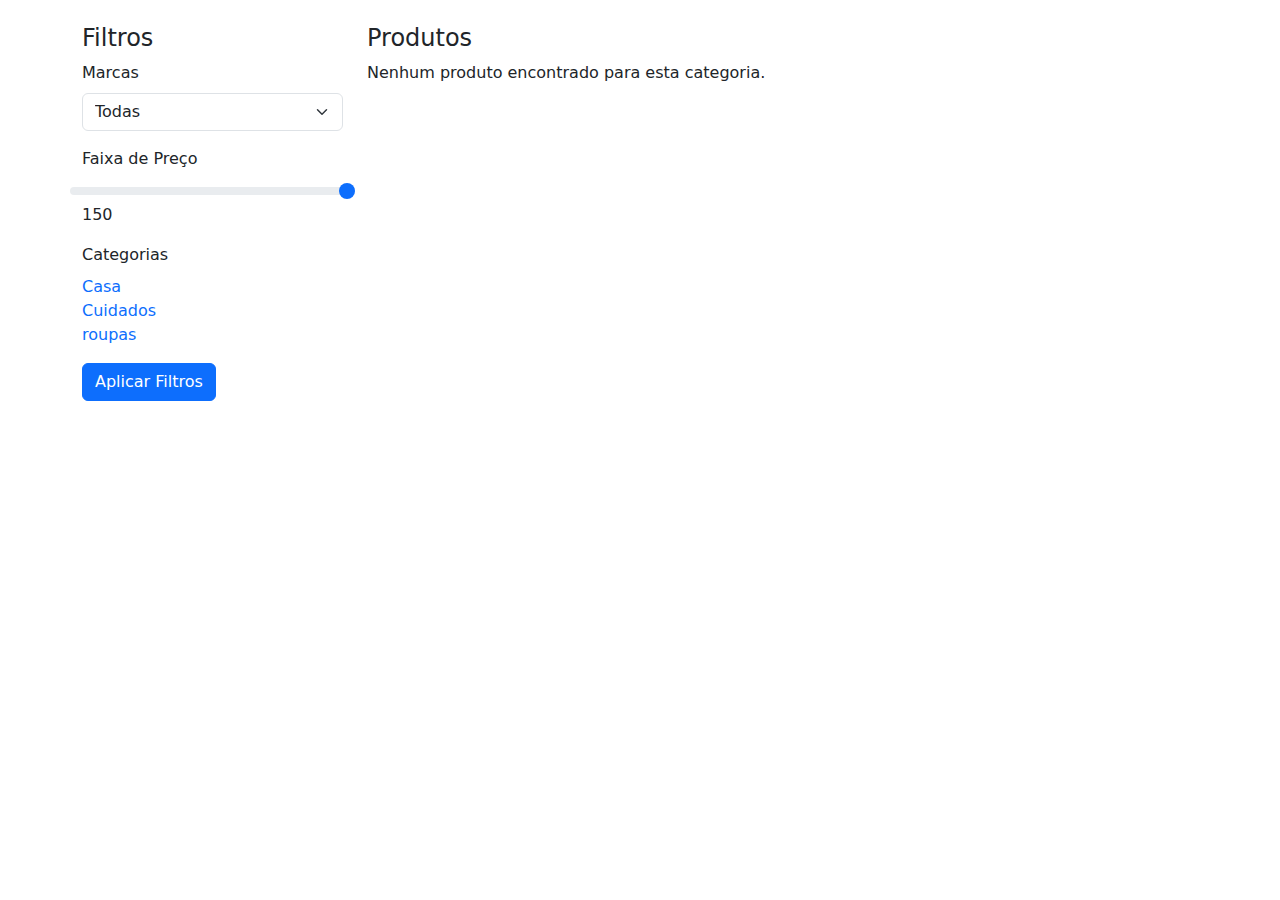
<file: Pages/Categoria/Index.html>
<!DOCTYPE html>
<html lang="pt-br">
  <head>
    <meta charset="UTF-8" />
    <meta name="viewport" content="width=device-width, initial-scale=1.0" />
    <title>E-commerce com Bootstrap</title>
    <!-- Bootstrap CSS -->
    <link
      href="https://cdn.jsdelivr.net/npm/bootstrap@5.3.0/dist/css/bootstrap.min.css"
      rel="stylesheet"
    />
  </head>
  <body>
    <div class="container mt-4">
      <div class="row">
        <div class="col-md-3 mb-4">
          <h4>Filtros</h4>
          <div class="mb-3">
            <label for="marca-selecionada" class="form-label">Marcas</label>
            <select id="marca-selecionada" class="form-select">
              <option selected value="Todas">Todas</option>
              <option value="GreenStyle">GreenStyle</option>
              <option value="EcoWear">EcoWear</option>
              <option value="EcoTech">EcoTech</option>
            </select>
          </div>
          <div class="mb-3">
            <label for="priceRange" class="form-label">Faixa de Preço</label>
            <div class="row">
              <input
                type="range"
                class="form-range"
                id="preco-maximo"
                max="150"
                value="150"
              />
              <span id="preco-maximo-valor"></span>
            </div>
          </div>
          <div class="mb-3">
            <label class="form-label">Categorias</label>
            <div class="d-flex flex-column align-items-flex-start">
              <a class="text-decoration-none" href="./Index.html?categoria=casa"
                >Casa</a
              >

              <a
                class="text-decoration-none"
                href="./Index.html?categoria=cuidados"
                >Cuidados</a
              >

              <a
                class="text-decoration-none"
                href="./Index.html?categoria=roupas"
                >roupas</a
              >
            </div>
          </div>
          <button onclick="aplicarFiltros()" class="btn btn-primary">
            Aplicar Filtros
          </button>
        </div>

        <div class="col-md-9">
          <h4>Produtos</h4>
          <div class="row" id="produtos-lista"></div>
        </div>
      </div>
    </div>
    <script src="./script.js"></script>
  </body>
</html>
</file>
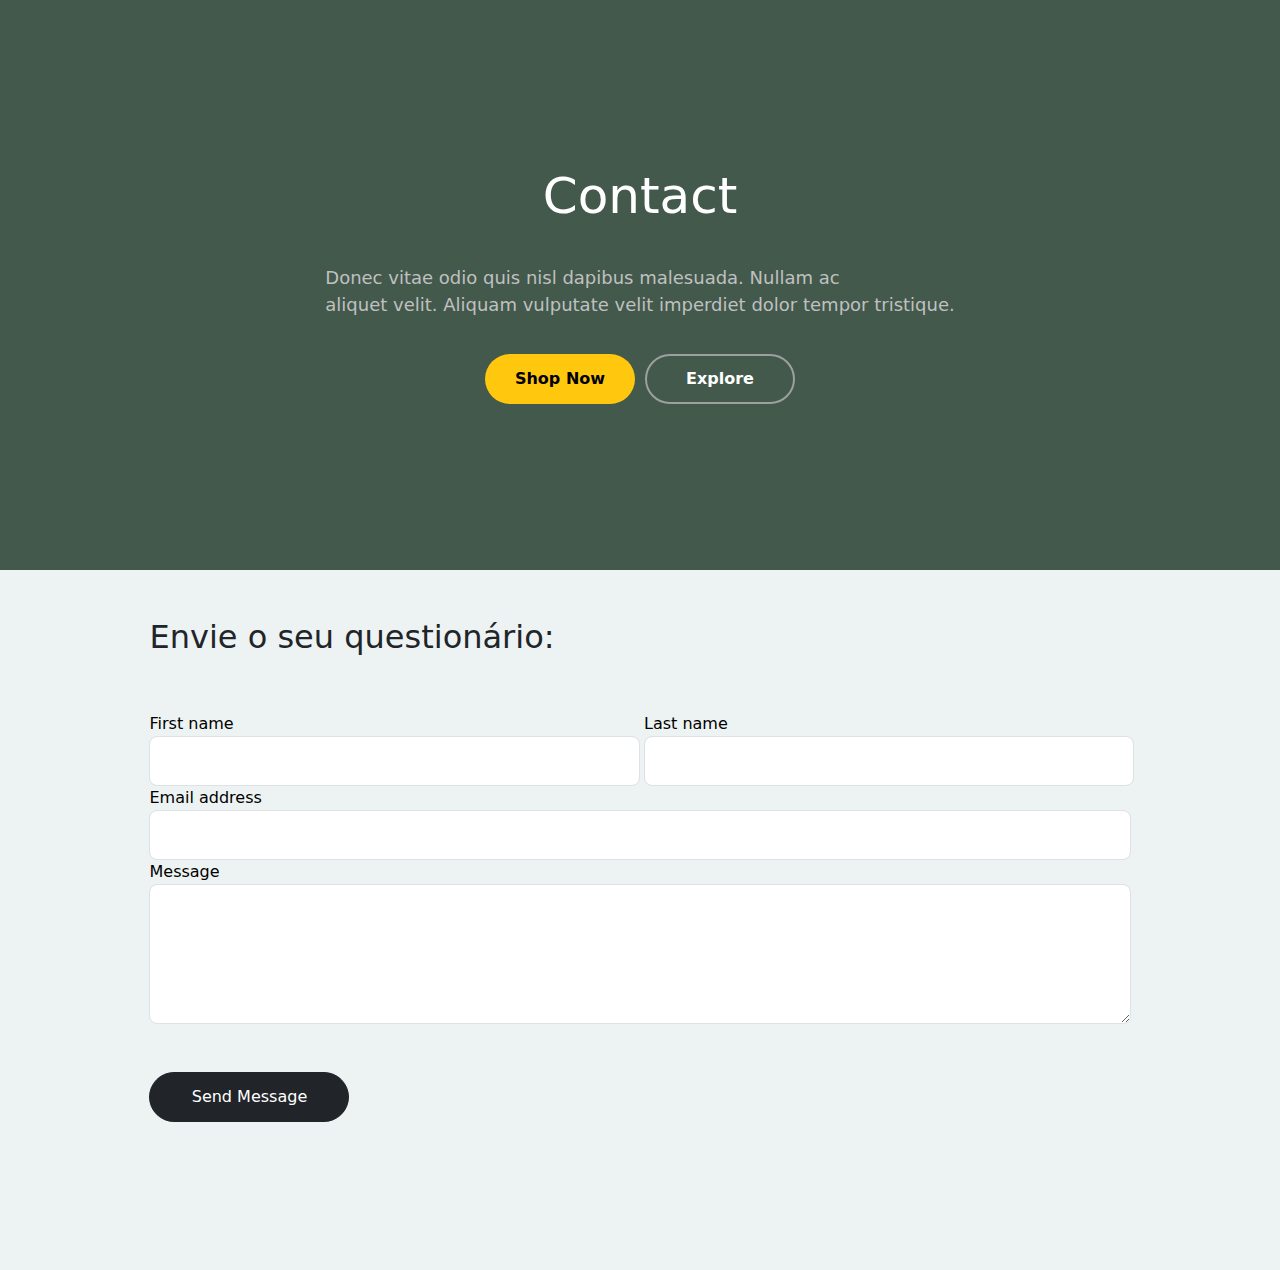
<file: src/pages/contato/index.html>
<!DOCTYPE html>
<html lang="pt-br">
<head>
    <meta charset="UTF-8">
    <meta name="viewport" content="width=device-width, initial-scale=1.0">
    <title>Eco-trend</title>
    <link rel="stylesheet" href="style.css">
    <link rel="stylesheet" href="../../utils/bootstrap.css">

</head>
<body>
    <section class="secao-1">
        <div class="conteudo-1 container">
            <div class="conteudo-1-textos">
                <h1>Contact</h1>
                <p>Donec vitae odio quis nisl dapibus malesuada. Nullam ac <br> aliquet velit. Aliquam vulputate velit imperdiet dolor tempor tristique.</p>
            </div>
            <div class="conteudo-1-botao">
                <button class="shop-now">Shop Now</button>
                <button class="explore">Explore</button>
            </div>
        </div>
    </section>

    <section class="secao-2">
        <div class="untree_co-section">
            <div class="container d-flex justify-content-center">
      
              <div class="">
                <div class="row justify-content-center">
                    <div class="m-5">
                        <h2>Envie o seu questionário:</h2>
                    </div>

                    <form>
                      <div class="d-flex flex-direction-row gap-1">
                        <div class="col-6">
                          <div class="form-group">
                            <label class="text-black" for="fname">First name</label>
                            <input type="text" class="form-control rounded-3" id="fname">
                          </div>
                        </div>
                        <div class="col-6">
                          <div class="form-group">
                            <label class="text-black" for="lname">Last name</label>
                            <input type="text" class="form-control rounded-3" id="lname">
                          </div>
                        </div>
                      </div>
                      <div class="form-group">
                        <label class="text-black" for="email">Email address</label>
                        <input type="email" class="form-control rounded-3" id="email">
                      </div>
      
                      <div class="form-group mb-5">
                        <label class="text-black" for="message">Message</label>
                        <textarea name="" class="form-control rounded-3" id="message" cols="30" rows="5"></textarea>
                      </div>
      
                      <button type="submit" class="btn btn-dark rounded-pill">Send Message</button>
                    </form>
      
                  </div>
      
                </div>
      
              </div>
      
            </div>
      
      
          </div>
        </div>
    </section>
</body>
</html>
</file>
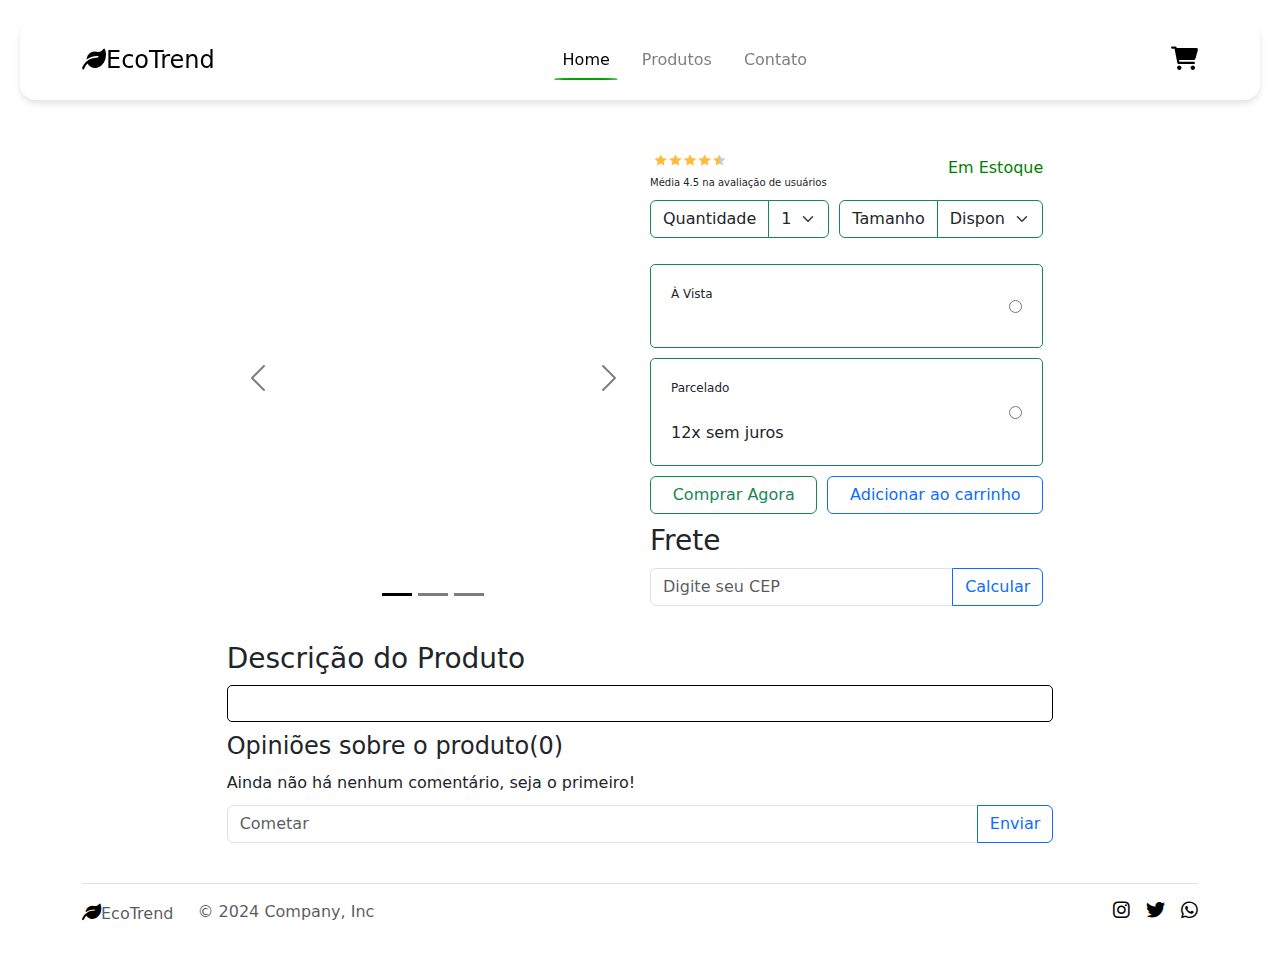
<file: src/pages/detalhes/index.html>
<!DOCTYPE html>
<html lang="pt-Br">
<head>
      <meta charset="UTF-8">
      <meta name="viewport" content="width=device-width, initial-scale=1.0">
      <title></title>
      <link rel="stylesheet" href="https://cdnjs.cloudflare.com/ajax/libs/font-awesome/6.0.0-beta3/css/all.min.css">
      <link href="https://cdn.jsdelivr.net/npm/bootstrap@5.3.3/dist/css/bootstrap.min.css" rel="stylesheet"
      integrity="sha384-QWTKZyjpPEjISv5WaRU9OFeRpok6YctnYmDr5pNlyT2bRjXh0JMhjY6hW+ALEwIH" crossorigin="anonymous">
      <link rel="stylesheet" href="./style.css">
</head>
<body>
      <nav class="navbar navbar-expand-lg fixed-top shadow-navbar" >
            <div class="container">
                  <a class="navbar-brand me-auto" href="#"><i class="fa-solid fa-leaf"></i><span>EcoTrend</span></a>  

                  <div class="offcanvas offcanvas-end" tabindex="-1" id="offcanvasNavbar"
                        aria-labelledby="offcanvasNavbarLabel">
                        <div class="offcanvas-header">
                              <h5 class="offcanvas-title" id="offcanvasNavbarLabel">EcoTrend</h5>
                              <button type="button" class="btn-close" data-bs-dismiss="offcanvas" aria-label="Close"></button>
                        </div>
                        <div class="offcanvas-body">
                              <ul class="navbar-nav justify-content-center flex-grow-1 pe-3">
                                    <li class="nav-item">
                                          <a class="nav-link mx-lg-2 active" aria-current="page" href="#">Home</a>
                                    </li>
                                    <li class="nav-item">
                                          <a class="nav-link mx-lg-2" href="#">Produtos</a>
                                    </li>
                                    <li class="nav-item">
                                          <a class="nav-link mx-lg-2" href="#">Contato</a>
                                    </li>
                              </ul>
                        </div>
                  </div>
                  <a href="#"><i class="fa-solid fa-cart-shopping navbar-icon"></i></a>
                  <button class="navbar-toggler" type="button" data-bs-toggle="offcanvas" data-bs-target="#offcanvasNavbar" aria-controls="offcanvasNavbar" aria-label="Toggle navigation">
                        <span class="navbar-toggler-icon"></span>
                  </button>
            </div>
      </nav>

      <section class="main">
            <div id="blankLeft"></div>
            <div id="carouselProductImage" class="carousel slide" data-bs-theme="dark">
                  <div class="carousel-indicators">
                        <button type="button" data-bs-target="#carouselProductImage" data-bs-slide-to="0" class="active" aria-current="true" aria-label="Slide 1"></button>
                        <button type="button" data-bs-target="#carouselProductImage" data-bs-slide-to="1" aria-label="Slide 2"></button>
                        <button type="button" data-bs-target="#carouselProductImage" data-bs-slide-to="2" aria-label="Slide 3"></button>
                  </div>
                  <div class="carousel-inner">
                  </div>
                  <button class="carousel-control-prev" type="button" data-bs-target="#carouselProductImage" data-bs-slide="prev">
                        <span class="carousel-control-prev-icon" aria-hidden="true"></span>
                        <span class="visually-hidden">Previous</span>
                  </button>
                  <button class="carousel-control-next" type="button" data-bs-target="#carouselProductImage" data-bs-slide="next">
                        <span class="carousel-control-next-icon" aria-hidden="true"></span>
                        <span class="visually-hidden">Next</span>
                  </button>
            </div>
            <div class="sells" id="sells">
                  <h1 id="productNameTitle"></h1>
                  <div class="sells--info">
                        <div class="info--rate">
                              <img src="../../assets/images/rate.jpg" alt="rate stars">
                              <p style="font-size: 10px;">Média 4.5 na avaliação de usuários</p>
                        </div>
                        <p style="color: green;">Em Estoque</p>
                  </div>
                  <div class="item--options">   
                        <div class="input-group mb-3">
                              <label class="input-group-text" for="quantidade">Quantidade</label>
                              <select class="form-select" id="quantidade">
                                    <option value="1">1</option>
                                    <option value="2">2</option>
                                    <option value="3">3</option>
                                    <option value="4">4</option>
                                    <option value="5">5</option>
                              </select>
                        </div>
                        <div class="input-group mb-3">
                              <label class="input-group-text" for="tamanho">Tamanho</label>
                              <select class="form-select" id="tamanho">
                                    <option value="1">Disponível</option>
                              </select>
                        </div>
                  </div>
                  <div class="paymentMethod" onclick="selectRadio(1)">
                        <div>
                              <p class="payment--label">À Vista</p>
                              <label for="options" id="labelPrice1" style="font-size: 25px;"></label>
                        </div>
                        <input type="radio" name="options" value="1" id="radio1">
                  </div>
                  <div class="paymentMethod" onclick="selectRadio(2)">
                        <div>
                              <p class="payment--label">Parcelado</p>
                              <label for="options" id="labelPrice2" style="font-size: 25px;"></label>
                              <p>12x sem juros</p>
                        </div>
                        <input type="radio" name="options" value="2" id="radio2">
                  </div>
                  <div class="btn-container">
                        <button type="button" class="btn btn-outline-success">Comprar Agora</button>
                        <button type="button" class="btn btn-outline-primary">Adicionar ao carrinho</button>
                  </div>
                  <div class="frete">
                        <h3>Frete</h3>
                        <div class="input-group mb-3">
                              <input type="text" class="form-control" placeholder="Digite seu CEP" aria-label="cep-label" aria-describedby="cep-label">
                              <button class="btn btn-outline-primary" type="button" id="calcFreteBtn">Calcular</button>
                        </div>
                  </div>
            </div>
            <div id="blankRight"></div>
                  <div id="description">
                        <h3>Descrição do Produto</h3>
                        <div class="description--section">
                              <span class="badge rounded-pill text-bg-primary" id="typeTag"></span>
                              <span class="badge rounded-pill text-bg-success" id="marcaTag"></span>
                              <span class="badge rounded-pill text-bg-danger" id="categoryTag"></span>
                              <p id="productDescription"></p>
                        </div>
                        <h4>Opiniões sobre o produto(0)</h4>
                        <p>Ainda não há nenhum comentário, seja o primeiro!</p>
                        <div class="input-group mb-3">
                              <input type="text" class="form-control" placeholder="Cometar" aria-label="comentary-label" aria-describedby="comentary-label">
                              <button class="btn btn-outline-primary" type="button" id="enviarComentarioBtn">Enviar</button>
                        </div>
                  </div>
      </section>
      <div class="container">
            <footer class="d-flex flex-wrap justify-content-between align-items-center py-3 my-4 border-top">
                <div class="col-md-4 d-flex align-items-center">
                    <a href="#" class="mb-3 me-2 mb-md-0 text-body-secondary text-decoration-none lh-1">
                        <i class="fa-solid fa-leaf footer-icon"></i><span class="">EcoTrend</span>
                    </a>
                    <span class="mb-3 mb-md-0 text-body-secondary ms-3">&copy; 2024 Company, Inc</span>
                </div>
            
                <ul class="nav col-md-4 justify-content-end list-unstyled d-flex black">
                    <li class="ms-3"><a class="text-body-secondary" href="#"><i class="fa-brands fa-instagram footer-icon"></i></a></li>
                    <li class="ms-3"><a class="text-body-secondary" href="#"><i class="fa-brands fa-twitter footer-icon"></i></a></li>
                    <li class="ms-3"><a class="text-body-secondary" href="#"><i class="fa-brands fa-whatsapp footer-icon"></i></a></li>
                </ul>
            </footer>
        </div>  
      
      <script src="https://cdn.jsdelivr.net/npm/bootstrap@5.3.3/dist/js/bootstrap.bundle.min.js"
      integrity="sha384-YvpcrYf0tY3lHB60NNkmXc5s9fDVZLESaAA55NDzOxhy9GkcIdslK1eN7N6jIeHz"
      crossorigin="anonymous"></script>
      <script src="https://cdn.jsdelivr.net/npm/@popperjs/core@2.11.8/dist/umd/popper.min.js" integrity="sha384-I7E8VVD/ismYTF4hNIPjVp/Zjvgyol6VFvRkX/vR+Vc4jQkC+hVqc2pM8ODewa9r" crossorigin="anonymous"></script>
      <script src="https://cdn.jsdelivr.net/npm/bootstrap@5.3.3/dist/js/bootstrap.min.js" integrity="sha384-0pUGZvbkm6XF6gxjEnlmuGrJXVbNuzT9qBBavbLwCsOGabYfZo0T0to5eqruptLy" crossorigin="anonymous"></script>
      <script src="script.js"></script>
</body>
</html>
</file>
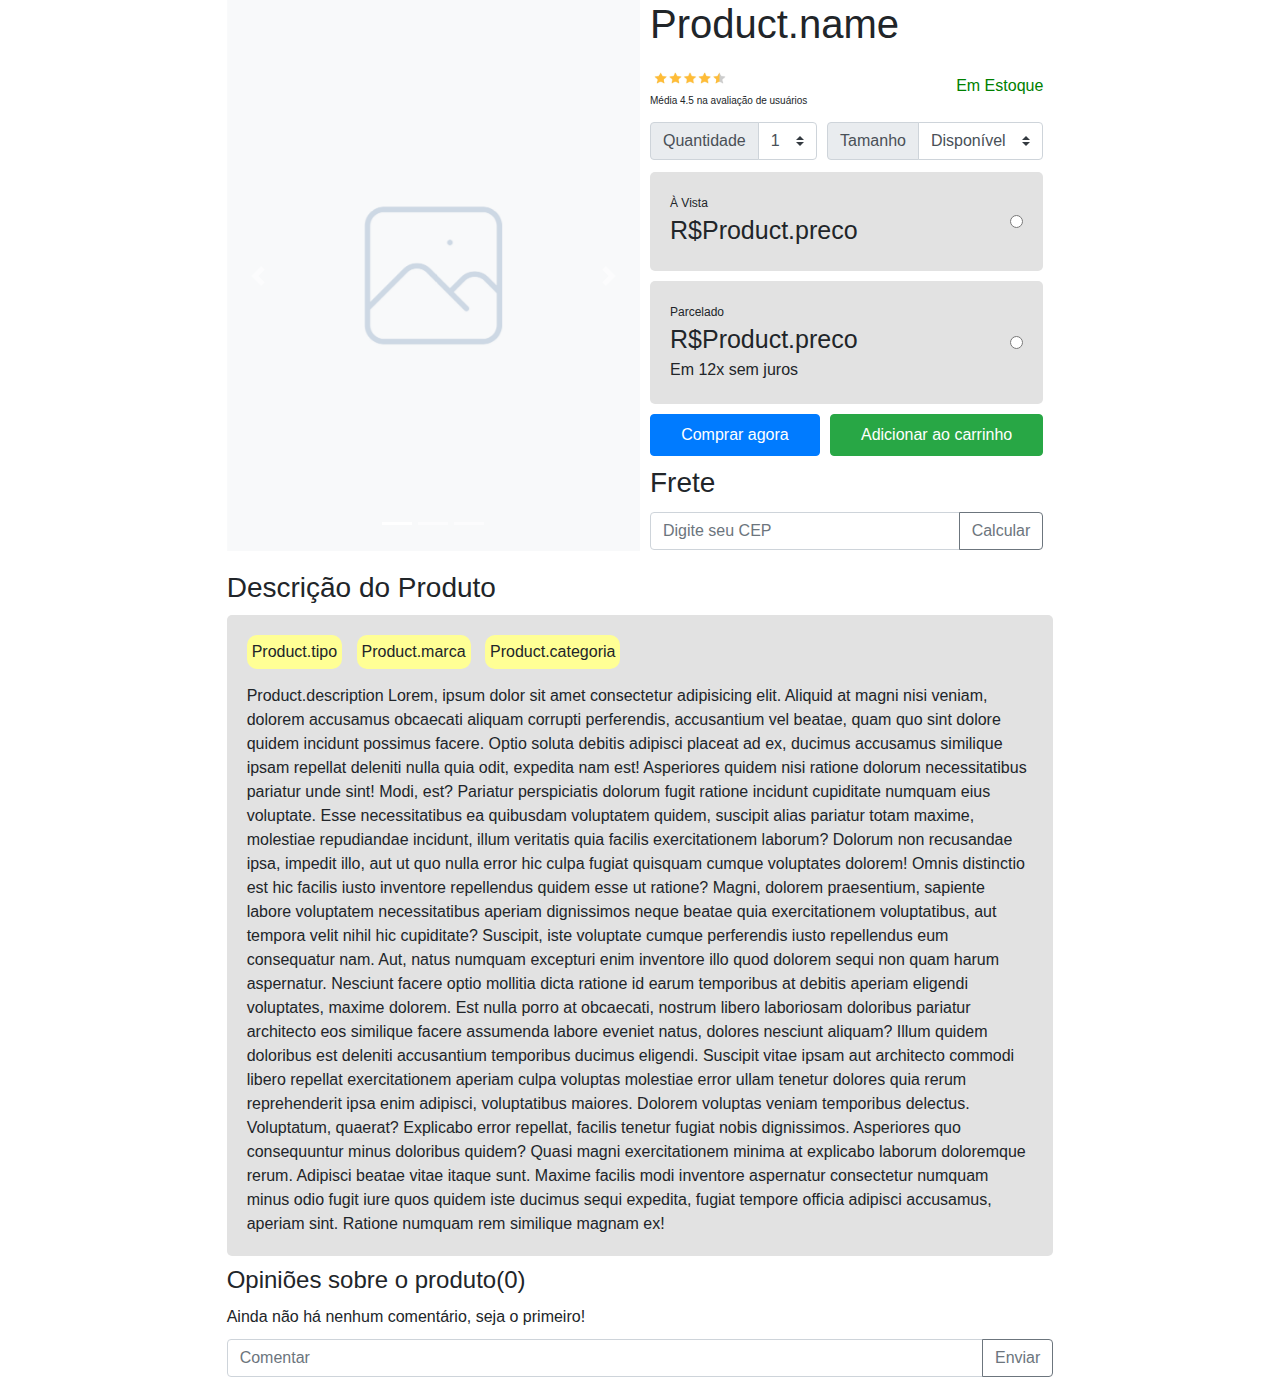
<file: productPage.html>
<!DOCTYPE html>
<html lang="pt-Br">
<head>
      <meta charset="UTF-8">
      <meta name="viewport" content="width=device-width, initial-scale=1.0">
      <title>Product Details</title>
      <link rel="stylesheet" href="https://cdn.jsdelivr.net/npm/bootstrap@4.0.0/dist/css/bootstrap.min.css" integrity="sha384-Gn5384xqQ1aoWXA+058RXPxPg6fy4IWvTNh0E263XmFcJlSAwiGgFAW/dAiS6JXm" crossorigin="anonymous">
      <link rel="stylesheet" href="styleProductPage.css">
</head>
<body>
      <section class="main">
            <div id="blankLeft"></div>
            <div id="carouselProductImage" class="carousel slide" data-ride="carousel">
                  <ol class="carousel-indicators">
                  <li data-target="#carouselProductImage" data-slide-to="0" class="active"></li>
                  <li data-target="#carouselProductImage" data-slide-to="1"></li>
                  <li data-target="#carouselProductImage" data-slide-to="2"></li>
                  </ol>
                  <div class="carousel-inner">
                  <div class="carousel-item active">
                  <img class="d-block w-100" src="./images/placeholderPortrait.png" alt="First slide">
                  </div>
                  <div class="carousel-item">
                  <img class="d-block w-100" src="./images/placeholderPortrait.png" alt="Second slide">
                  </div>
                  <div class="carousel-item">
                  <img class="d-block w-100" src="./images/placeholderPortrait.png" alt="Third slide">
                  </div>
                  </div>
                  <a class="carousel-control-prev" href="#carouselProductImage" role="button" data-slide="prev">
                  <span class="carousel-control-prev-icon" aria-hidden="true"></span>
                  <span class="sr-only">Previous</span>
                  </a>
                  <a class="carousel-control-next" href="#carouselProductImage" role="button" data-slide="next">
                  <span class="carousel-control-next-icon" aria-hidden="true"></span>
                  <span class="sr-only">Next</span>
                  </a>
            </div>
            <div class="sells" id="sells">
                  <h1>Product.name</h1>
                  <div class="sells--info">
                        <div class="info--rate">
                              <img src="./images/rate.jpg" alt="rate stars">
                              <p style="font-size: 10px;">Média 4.5 na avaliação de usuários</p>
                        </div>
                        <p style="color: green;">Em Estoque</p>
                  </div>
                  <div class="item--options">
                        <div class="input-group mb-3" style="margin-bottom: 0px !important;">
                              <div class="input-group-prepend">
                              <label class="input-group-text" for="Quantidade">Quantidade</label>
                              </div>
                              <select class="custom-select" id="Quantidade">
                              <option value="1">1</option>
                              <option value="2">2</option>
                              <option value="3">3</option>
                              <option value="4">4</option>
                              <option value="5">5</option>
                              </select>
                        </div>
                        <div class="input-group mb-3" style="margin-bottom: 0px !important;">
                              <div class="input-group-prepend">
                              <label class="input-group-text" for="Tamanho">Tamanho</label>
                              </div>
                              <select class="custom-select" id="Tamanho">
                              <option value="0">Disponível</option>
                              </select>
                        </div>
                  </div>
                  <div class="paymentMethod">
                        <div>
                              <p class="payment--label">À Vista</p>
                              <label for="option1" style="font-size: 25px;">R$Product.preco</label>
                        </div>
                        <input type="radio" id="option1" name="options" value="opcao1">
                  </div>
                  <div class="paymentMethod">
                        <div>
                              <p class="payment--label">Parcelado</p>
                              <label for="option2" style="font-size: 25px;">R$Product.preco</label>
                              <p>Em 12x sem juros</p>
                        </div>
                        <input type="radio" id="option2" name="options" value="opcao2">
                  </div>
                  <div class="btn-container">
                        <button type="button" class="btn btn-primary">Comprar agora</button>
                        <button type="button" class="btn btn-success">Adicionar ao carrinho</button>
                  </div>
                  <div class="frete">
                        <h3>Frete</h3>
                        <div class="input-group mb-3" style="margin-bottom: 0px !important;">
                            <input type="text" class="form-control" placeholder="Digite seu CEP" aria-label="cep-label" aria-describedby="cep-label">
                            <div class="input-group-append">
                                <button class="btn btn-outline-secondary" type="button">Calcular</button>
                            </div>
                        </div>
                  </div>
            </div>
            <div id="blankRight"></div>
                  <div id="description">
                        <h3>Descrição do Produto</h3>
                        <div class="description--section">
                              <div class="tag">Product.tipo</div>
                              <div class="tag">Product.marca</div>
                              <div class="tag">Product.categoria</div>
                              <p>Product.description Lorem, ipsum dolor sit amet consectetur adipisicing elit. Aliquid at magni nisi veniam, dolorem accusamus obcaecati aliquam corrupti perferendis, accusantium vel beatae, quam quo sint dolore quidem incidunt possimus facere.
                              Optio soluta debitis adipisci placeat ad ex, ducimus accusamus similique ipsam repellat deleniti nulla quia odit, expedita nam est! Asperiores quidem nisi ratione dolorum necessitatibus pariatur unde sint! Modi, est?
                              Pariatur perspiciatis dolorum fugit ratione incidunt cupiditate numquam eius voluptate. Esse necessitatibus ea quibusdam voluptatem quidem, suscipit alias pariatur totam maxime, molestiae repudiandae incidunt, illum veritatis quia facilis exercitationem laborum?
                              Dolorum non recusandae ipsa, impedit illo, aut ut quo nulla error hic culpa fugiat quisquam cumque voluptates dolorem! Omnis distinctio est hic facilis iusto inventore repellendus quidem esse ut ratione?
                              Magni, dolorem praesentium, sapiente labore voluptatem necessitatibus aperiam dignissimos neque beatae quia exercitationem voluptatibus, aut tempora velit nihil hic cupiditate? Suscipit, iste voluptate cumque perferendis iusto repellendus eum consequatur nam.
                              Aut, natus numquam excepturi enim inventore illo quod dolorem sequi non quam harum aspernatur. Nesciunt facere optio mollitia dicta ratione id earum temporibus at debitis aperiam eligendi voluptates, maxime dolorem.
                              Est nulla porro at obcaecati, nostrum libero laboriosam doloribus pariatur architecto eos similique facere assumenda labore eveniet natus, dolores nesciunt aliquam? Illum quidem doloribus est deleniti accusantium temporibus ducimus eligendi.
                              Suscipit vitae ipsam aut architecto commodi libero repellat exercitationem aperiam culpa voluptas molestiae error ullam tenetur dolores quia rerum reprehenderit ipsa enim adipisci, voluptatibus maiores. Dolorem voluptas veniam temporibus delectus.
                              Voluptatum, quaerat? Explicabo error repellat, facilis tenetur fugiat nobis dignissimos. Asperiores quo consequuntur minus doloribus quidem? Quasi magni exercitationem minima at explicabo laborum doloremque rerum. Adipisci beatae vitae itaque sunt.
                              Maxime facilis modi inventore aspernatur consectetur numquam minus odio fugit iure quos quidem iste ducimus sequi expedita, fugiat tempore officia adipisci accusamus, aperiam sint. Ratione numquam rem similique magnam ex!</p>
                        </div>
                        <h4>Opiniões sobre o produto(0)</h4>
                        <p>Ainda não há nenhum comentário, seja o primeiro!</p>
                        <div class="input-group mb-3" style="margin: 0px !important;">
                              <input type="text" class="form-control" placeholder="Comentar" aria-label="comenta" aria-describedby="cep-label">
                              <div class="input-group-append">
                                <button class="btn btn-outline-secondary" type="button">Enviar</button>
                              </div>
                        </div>
                  </div>
      </section>

      

      <script src="https://code.jquery.com/jquery-3.2.1.slim.min.js" integrity="sha384-KJ3o2DKtIkvYIK3UENzmM7KCkRr/rE9/Qpg6aAZGJwFDMVNA/GpGFF93hXpG5KkN" crossorigin="anonymous"></script>
      <script src="https://cdn.jsdelivr.net/npm/popper.js@1.12.9/dist/umd/popper.min.js" integrity="sha384-ApNbgh9B+Y1QKtv3Rn7W3mgPxhU9K/ScQsAP7hUibX39j7fakFPskvXusvfa0b4Q" crossorigin="anonymous"></script>
      <script src="https://cdn.jsdelivr.net/npm/bootstrap@4.0.0/dist/js/bootstrap.min.js" integrity="sha384-JZR6Spejh4U02d8jOt6vLEHfe/JQGiRRSQQxSfFWpi1MquVdAyjUar5+76PVCmYl" crossorigin="anonymous"></script>
      <script src="scriptProductPage.js"></script>
</body>
</html>
</file>
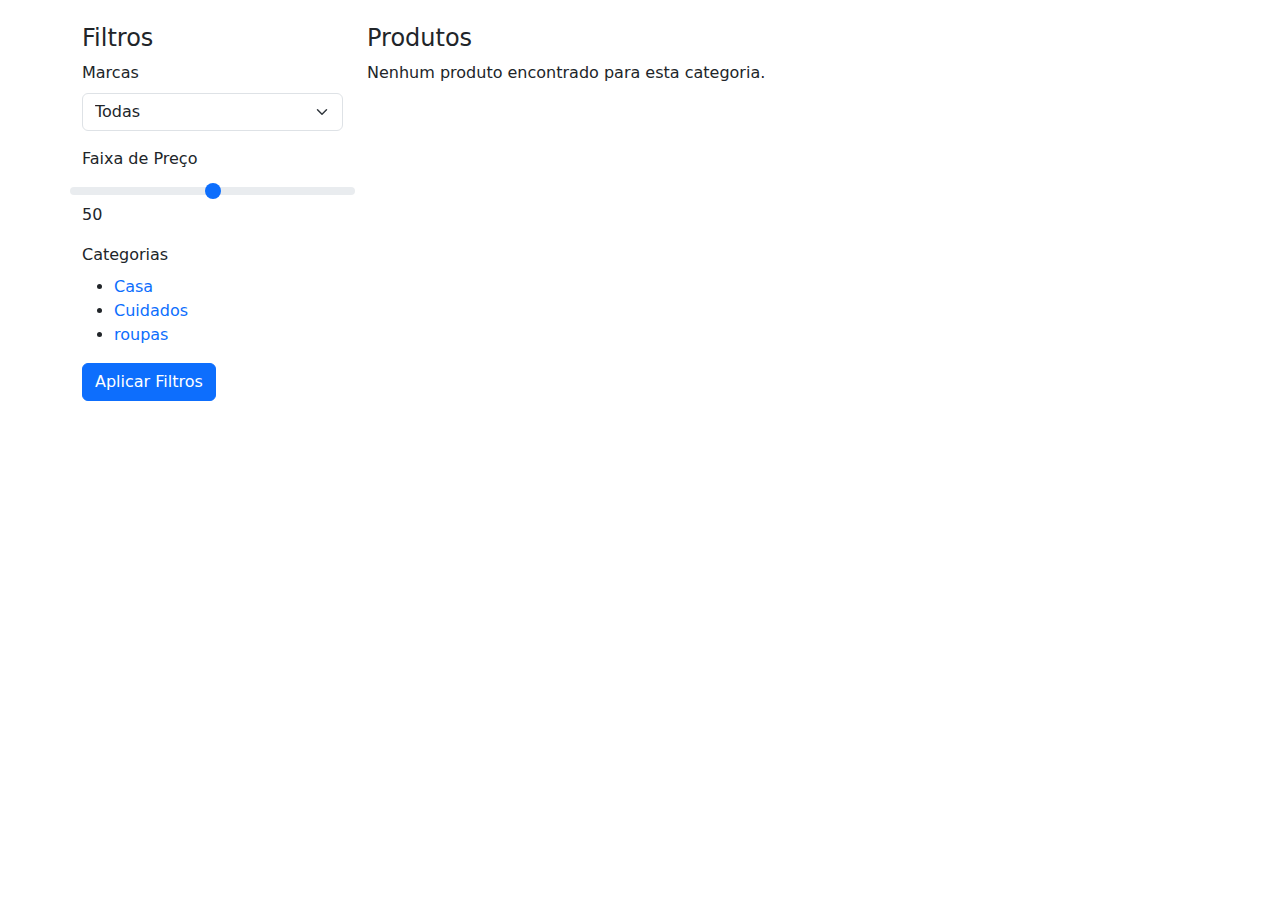
<file: Pages/Categoria/enfim.html>
<!DOCTYPE html>
<html lang="pt-br">
  <head>
    <meta charset="UTF-8" />
    <meta name="viewport" content="width=device-width, initial-scale=1.0" />
    <title>E-commerce com Bootstrap</title>
    <!-- Bootstrap CSS -->
    <link
      href="https://cdn.jsdelivr.net/npm/bootstrap@5.3.0/dist/css/bootstrap.min.css"
      rel="stylesheet"
    />
  </head>
  <body>
    <div class="container mt-4">
      <div class="row">
        <div class="col-md-3 mb-4">
          <h4>Filtros</h4>
          <form>
            <div class="mb-3">
              <label for="marca-selecionada" class="form-label">Marcas</label>
              <select id="marca-selecionada" class="form-select">
                <option selected>Todas</option>
                <option value="1">GreenStyle</option>
                <option value="2">EcoWear</option>
                <option value="3">EcoTech</option>
              </select>
            </div>
            <div class="mb-3">
              <label for="priceRange" class="form-label">Faixa de Preço</label>
              <div class="row">
                <input type="range" class="form-range" id="preco-maximo" />
                <span id="preco-maximo-valor"></span>
              </div>
            </div>
            <div class="mb-3">
              <label class="form-label">Categorias</label>
              <ul>
                <li>
                  <a
                    class="text-decoration-none"
                    href="./Index.html?categoria=casa"
                    >Casa</a
                  >
                </li>
                <li>
                  <a
                    class="text-decoration-none"
                    href="./Index.html?categoria=cuidados"
                    >Cuidados</a
                  >
                </li>
                <li>
                  <a
                    class="text-decoration-none"
                    href="./Index.html?categoria=roupas"
                    >roupas</a
                  >
                </li>
              </ul>
            </div>
            <button onclick="aplicarFiltros()" class="btn btn-primary">
              Aplicar Filtros
            </button>
          </form>
        </div>

        <div class="col-md-9">
          <h4>Produtos</h4>
          <div class="row" id="produtos-lista"></div>
        </div>
      </div>
    </div>
    <script src="./script.js"></script>
  </body>
</html>
</file>
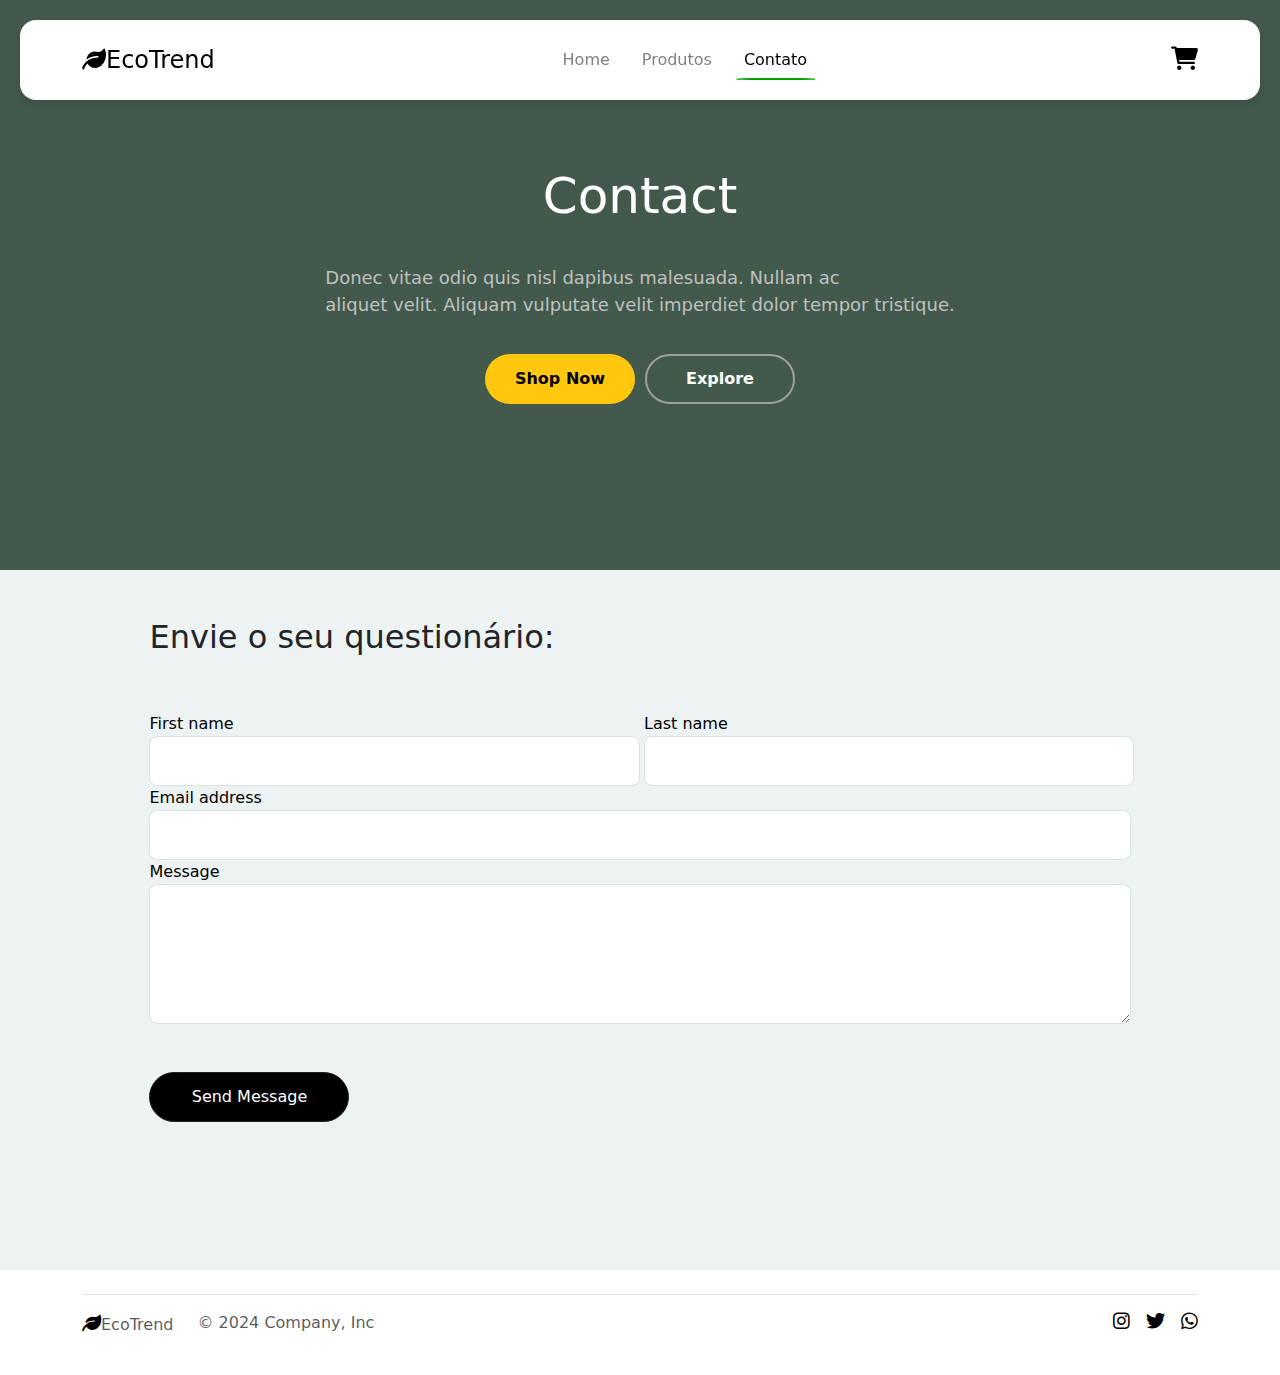
<file: src/pages/contato/indexContato.html>
<!DOCTYPE html>
<html lang="pt-br">
<head>
    <meta charset="UTF-8">
    <meta name="viewport" content="width=device-width, initial-scale=1.0">
    <title>Eco-trend</title>
    <link rel="stylesheet" href="https://cdnjs.cloudflare.com/ajax/libs/font-awesome/6.0.0-beta3/css/all.min.css">
    <link href="https://cdn.jsdelivr.net/npm/bootstrap@5.3.3/dist/css/bootstrap.min.css" rel="stylesheet"
    integrity="sha384-QWTKZyjpPEjISv5WaRU9OFeRpok6YctnYmDr5pNlyT2bRjXh0JMhjY6hW+ALEwIH" crossorigin="anonymous">
    <link rel="stylesheet" href="../../utils/bootstrap.css" />
    <link rel="stylesheet" href="./style.css">

  <link rel="stylesheet" href="../../utils/navBar.css" />
  <link rel="stylesheet" href="../../utils/footer.css" />
</head>
<body>
  <nav class="navbar navbar-expand-lg fixed-top shadow-navbar" >
    <div class="container">
          <a class="navbar-brand me-auto" href="#"><i class="fa-solid fa-leaf"></i><span>EcoTrend</span></a>  

          <div class="offcanvas offcanvas-end" tabindex="-1" id="offcanvasNavbar"
                aria-labelledby="offcanvasNavbarLabel">
                <div class="offcanvas-header">
                      <h5 class="offcanvas-title" id="offcanvasNavbarLabel">EcoTrend</h5>
                      <button type="button" class="btn-close" data-bs-dismiss="offcanvas" aria-label="Close"></button>
                </div>
                <div class="offcanvas-body">
                      <ul class="navbar-nav justify-content-center flex-grow-1 pe-3">
                            <li class="nav-item">
                                  <a class="nav-link mx-lg-2" aria-current="page" href="../../../index.html">Home</a>
                            </li>
                            <li class="nav-item">
                                  <a class="nav-link mx-lg-2" href="../categoria/indexCategorias.html">Produtos</a>
                            </li>
                            <li class="nav-item">
                                  <a class="nav-link mx-lg-2" href="../contato/indexContato.html">Contato</a>
                            </li>
                      </ul>
                </div>
          </div>
          <a href="#"><i class="fa-solid fa-cart-shopping navbar-icon"></i></a>
          <button class="navbar-toggler" type="button" data-bs-toggle="offcanvas" data-bs-target="#offcanvasNavbar" aria-controls="offcanvasNavbar" aria-label="Toggle navigation">
                <span class="navbar-toggler-icon"></span>
          </button>
    </div>
  </nav>
    <section class="secao-1">
        <div class="conteudo-1 container">
            <div class="conteudo-1-textos">
                <h1>Contact</h1>
                <p>Donec vitae odio quis nisl dapibus malesuada. Nullam ac <br> aliquet velit. Aliquam vulputate velit imperdiet dolor tempor tristique.</p>
            </div>
            <div class="conteudo-1-botao">
                <button class="shop-now">Shop Now</button>
                <button class="explore">Explore</button>
            </div>
        </div>
    </section>

    <section class="secao-2">
        <div class="untree_co-section">
            <div class="container d-flex justify-content-center">
      
              <div class="">
                <div class="row justify-content-center">
                    <div class="m-5">
                        <h2>Envie o seu questionário:</h2>
                    </div>

                    <form>
                      <div class="d-flex flex-direction-row gap-1">
                        <div class="col-6">
                          <div class="form-group">
                            <label class="text-black" for="fname">First name</label>
                            <input type="text" class="form-control rounded-3" id="fname">
                          </div>
                        </div>
                        <div class="col-6">
                          <div class="form-group">
                            <label class="text-black" for="lname">Last name</label>
                            <input type="text" class="form-control rounded-3" id="lname">
                          </div>
                        </div>
                      </div>
                      <div class="form-group">
                        <label class="text-black" for="email">Email address</label>
                        <input type="email" class="form-control rounded-3" id="email">
                      </div>
      
                      <div class="form-group mb-5">
                        <label class="text-black" for="message">Message</label>
                        <textarea name="" class="form-control rounded-3" id="message" cols="30" rows="5"></textarea>
                      </div>
      
                      <button type="submit" class="btn btn-dark rounded-pill">Send Message</button>
                    </form>
      
                  </div>
      
                </div>
      
              </div>
      
            </div>
      
      
          </div>
        </div>
    </section>
    <div class="container">
      <footer class="d-flex flex-wrap justify-content-between align-items-center py-3 my-4 border-top">
          <div class="col-md-4 d-flex align-items-center">
              <a href="#" class="mb-3 me-2 mb-md-0 text-body-secondary text-decoration-none lh-1">
                  <i class="fa-solid fa-leaf footer-icon"></i><span class="">EcoTrend</span>
              </a>
              <span class="mb-3 mb-md-0 text-body-secondary ms-3">&copy; 2024 Company, Inc</span>
          </div>
      
          <ul class="nav col-md-4 justify-content-end list-unstyled d-flex black">
              <li class="ms-3"><a class="text-body-secondary" href="#"><i class="fa-brands fa-instagram footer-icon"></i></a></li>
              <li class="ms-3"><a class="text-body-secondary" href="#"><i class="fa-brands fa-twitter footer-icon"></i></a></li>
              <li class="ms-3"><a class="text-body-secondary" href="#"><i class="fa-brands fa-whatsapp footer-icon"></i></a></li>
          </ul>
      </footer>
    </div>
    <script src="https://cdn.jsdelivr.net/npm/bootstrap@5.3.3/dist/js/bootstrap.bundle.min.js"
    integrity="sha384-YvpcrYf0tY3lHB60NNkmXc5s9fDVZLESaAA55NDzOxhy9GkcIdslK1eN7N6jIeHz"
    crossorigin="anonymous"></script>
    <script src="https://cdn.jsdelivr.net/npm/@popperjs/core@2.11.8/dist/umd/popper.min.js" integrity="sha384-I7E8VVD/ismYTF4hNIPjVp/Zjvgyol6VFvRkX/vR+Vc4jQkC+hVqc2pM8ODewa9r" crossorigin="anonymous"></script>
    <script src="https://cdn.jsdelivr.net/npm/bootstrap@5.3.3/dist/js/bootstrap.min.js" integrity="sha384-0pUGZvbkm6XF6gxjEnlmuGrJXVbNuzT9qBBavbLwCsOGabYfZo0T0to5eqruptLy" crossorigin="anonymous"></script>
    <script src="./script.js"></script>
    <script src="../../utils/navBar.js"></script>
</body>
</html>
</file>
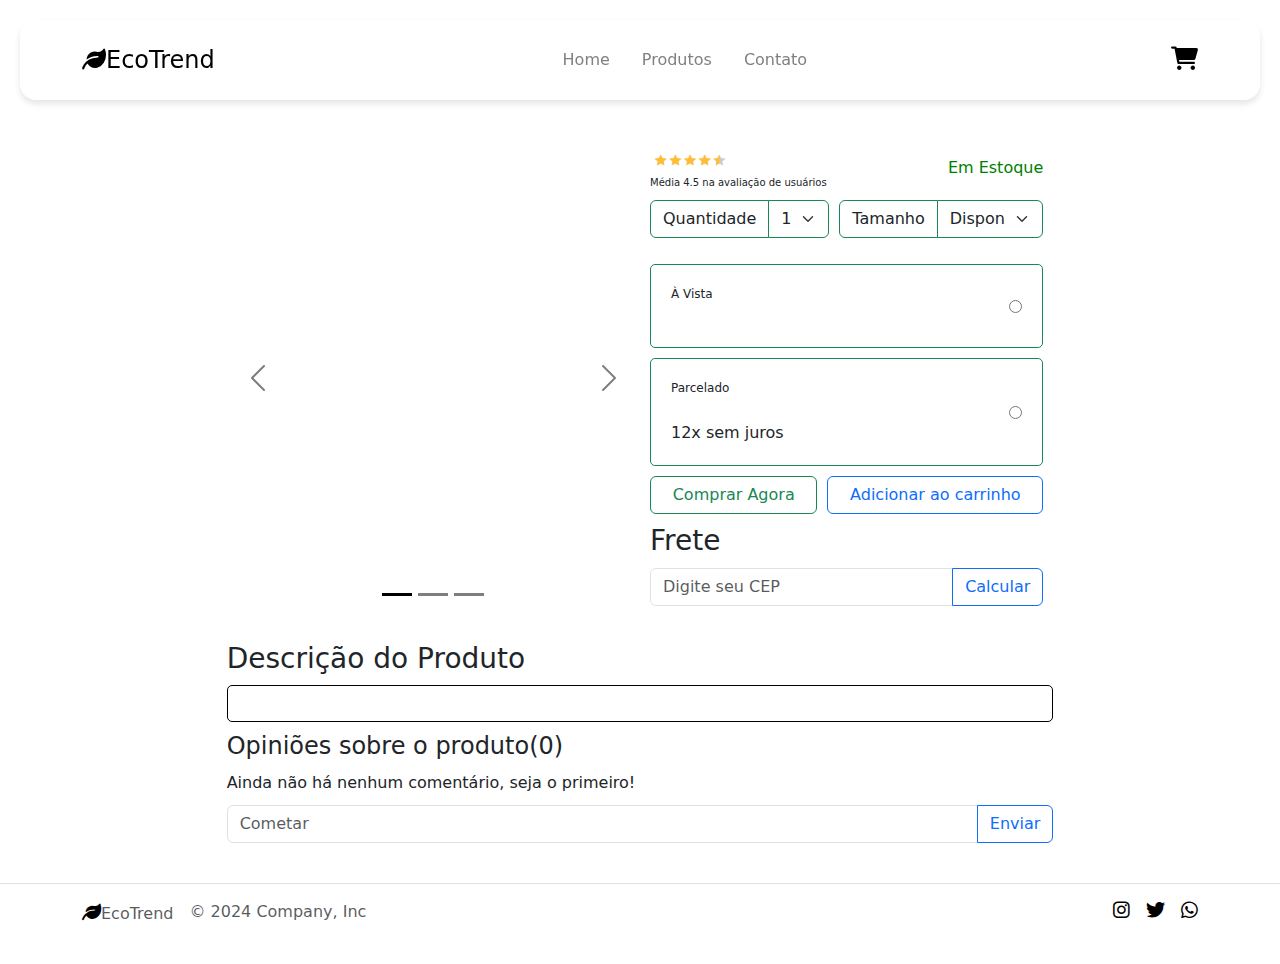
<file: src/pages/detalhes/indexDetalhes.html>
<!DOCTYPE html>
<html lang="pt-Br">
<head>
      <meta charset="UTF-8">
      <meta name="viewport" content="width=device-width, initial-scale=1.0">
      <title>EcoTrend</title>
      <link rel="stylesheet" href="https://cdnjs.cloudflare.com/ajax/libs/font-awesome/6.0.0-beta3/css/all.min.css">
      <link href="https://cdn.jsdelivr.net/npm/bootstrap@5.3.3/dist/css/bootstrap.min.css" rel="stylesheet"
      integrity="sha384-QWTKZyjpPEjISv5WaRU9OFeRpok6YctnYmDr5pNlyT2bRjXh0JMhjY6hW+ALEwIH" crossorigin="anonymous">
      <link rel="stylesheet" href="./style.css">
      <link rel="stylesheet" href="../../utils/navBar.css">
      <link rel="stylesheet" href="../../utils/footer.css">
</head>
<body>
      <nav class="navbar navbar-expand-lg fixed-top shadow-navbar" >
            <div class="container">
                  <a class="navbar-brand me-auto" href="#"><i class="fa-solid fa-leaf"></i><span>EcoTrend</span></a>  

                  <div class="offcanvas offcanvas-end" tabindex="-1" id="offcanvasNavbar"
                        aria-labelledby="offcanvasNavbarLabel">
                        <div class="offcanvas-header">
                              <h5 class="offcanvas-title" id="offcanvasNavbarLabel">EcoTrend</h5>
                              <button type="button" class="btn-close" data-bs-dismiss="offcanvas" aria-label="Close"></button>
                        </div>
                        <div class="offcanvas-body">
                              <ul class="navbar-nav justify-content-center flex-grow-1 pe-3">
                                    <li class="nav-item">
                                          <a class="nav-link mx-lg-2" aria-current="page" href="../../../index.html">Home</a>
                                    </li>
                                    <li class="nav-item">
                                          <a class="nav-link mx-lg-2" href="../categoria/indexCategorias.html">Produtos</a>
                                    </li>
                                    <li class="nav-item">
                                          <a class="nav-link mx-lg-2" href="../contato/indexContato.html">Contato</a>
                                    </li>
                              </ul>
                        </div>
                  </div>
                  <a href="#"><i class="fa-solid fa-cart-shopping navbar-icon"></i></a>
                  <button class="navbar-toggler" type="button" data-bs-toggle="offcanvas" data-bs-target="#offcanvasNavbar" aria-controls="offcanvasNavbar" aria-label="Toggle navigation">
                        <span class="navbar-toggler-icon"></span>
                  </button>
            </div>
      </nav>

      <section class="main">
            <div id="blankLeft"></div>
            <div id="carouselProductImage" class="carousel slide" data-bs-theme="dark">
                  <div class="carousel-indicators">
                        <button type="button" data-bs-target="#carouselProductImage" data-bs-slide-to="0" class="active" aria-current="true" aria-label="Slide 1"></button>
                        <button type="button" data-bs-target="#carouselProductImage" data-bs-slide-to="1" aria-label="Slide 2"></button>
                        <button type="button" data-bs-target="#carouselProductImage" data-bs-slide-to="2" aria-label="Slide 3"></button>
                  </div>
                  <div class="carousel-inner">
                  </div>
                  <button class="carousel-control-prev" type="button" data-bs-target="#carouselProductImage" data-bs-slide="prev">
                        <span class="carousel-control-prev-icon" aria-hidden="true"></span>
                        <span class="visually-hidden">Previous</span>
                  </button>
                  <button class="carousel-control-next" type="button" data-bs-target="#carouselProductImage" data-bs-slide="next">
                        <span class="carousel-control-next-icon" aria-hidden="true"></span>
                        <span class="visually-hidden">Next</span>
                  </button>
            </div>
            <div class="sells" id="sells">
                  <h1 id="productNameTitle"></h1>
                  <div class="sells--info">
                        <div class="info--rate">
                              <img src="../../assets/images/rate.jpg" alt="rate stars">
                              <p style="font-size: 10px;">Média 4.5 na avaliação de usuários</p>
                        </div>
                        <p style="color: green;">Em Estoque</p>
                  </div>
                  <div class="item--options">   
                        <div class="input-group mb-3">
                              <label class="input-group-text" for="quantidade">Quantidade</label>
                              <select class="form-select" id="quantidade">
                                    <option value="1">1</option>
                                    <option value="2">2</option>
                                    <option value="3">3</option>
                                    <option value="4">4</option>
                                    <option value="5">5</option>
                              </select>
                        </div>
                        <div class="input-group mb-3">
                              <label class="input-group-text" for="tamanho">Tamanho</label>
                              <select class="form-select" id="tamanho">
                                    <option value="1">Disponível</option>
                              </select>
                        </div>
                  </div>
                  <div class="paymentMethod" onclick="selectRadio(1)">
                        <div>
                              <p class="payment--label">À Vista</p>
                              <label for="options" id="labelPrice1" style="font-size: 25px;"></label>
                        </div>
                        <input type="radio" name="options" value="1" id="radio1">
                  </div>
                  <div class="paymentMethod" onclick="selectRadio(2)">
                        <div>
                              <p class="payment--label">Parcelado</p>
                              <label for="options" id="labelPrice2" style="font-size: 25px;"></label>
                              <p>12x sem juros</p>
                        </div>
                        <input type="radio" name="options" value="2" id="radio2">
                  </div>
                  <div class="btn-container">
                        <button type="button" class="btn btn-outline-success">Comprar Agora</button>
                        <button type="button" class="btn btn-outline-primary">Adicionar ao carrinho</button>
                  </div>
                  <div class="frete">
                        <h3>Frete</h3>
                        <div class="input-group mb-3">
                              <input type="text" class="form-control" placeholder="Digite seu CEP" aria-label="cep-label" aria-describedby="cep-label">
                              <button class="btn btn-outline-primary" type="button" id="calcFreteBtn">Calcular</button>
                        </div>
                  </div>
            </div>
            <div id="blankRight"></div>
                  <div id="description">
                        <h3>Descrição do Produto</h3>
                        <div class="description--section">
                              <span class="badge rounded-pill text-bg-primary" id="typeTag"></span>
                              <span class="badge rounded-pill text-bg-success" id="marcaTag"></span>
                              <span class="badge rounded-pill text-bg-danger" id="categoryTag"></span>
                              <p id="productDescription"></p>
                        </div>
                        <h4>Opiniões sobre o produto(0)</h4>
                        <p>Ainda não há nenhum comentário, seja o primeiro!</p>
                        <div class="input-group mb-3">
                              <input type="text" class="form-control" placeholder="Cometar" aria-label="comentary-label" aria-describedby="comentary-label">
                              <button class="btn btn-outline-primary" type="button" id="enviarComentarioBtn">Enviar</button>
                        </div>
                  </div>
      </section>
    <div class="">
      <footer class="py-3 my-4 border-top">
        <div
          class="container d-flex flex-wrap justify-content-center justify-content-sm-between align-items-center"
        >
          <div class="col-md-5 d-flex align-items-center">
            <a href="#" class="text-body-secondary text-decoration-none lh-1">
              <i class="fa-solid fa-leaf footer-icon"></i
              ><span class="">EcoTrend</span>
            </a>
            <span class="text-body-secondary ms-3"
              >&copy; 2024 Company, Inc</span
            >
          </div>

          <ul
            class="nav col-md-4 justify-content-end list-unstyled d-flex black"
          >
            <li class="ms-3">
              <a class="text-body-secondary" href="#"
                ><i class="fa-brands fa-instagram footer-icon"></i
              ></a>
            </li>
            <li class="ms-3">
              <a class="text-body-secondary" href="#"
                ><i class="fa-brands fa-twitter footer-icon"></i
              ></a>
            </li>
            <li class="ms-3">
              <a class="text-body-secondary" href="#"
                ><i class="fa-brands fa-whatsapp footer-icon"></i
              ></a>
            </li>
          </ul>
        </div>
      </footer>
    </div>

    <script
      src="https://cdn.jsdelivr.net/npm/bootstrap@5.3.3/dist/js/bootstrap.bundle.min.js"
      integrity="sha384-YvpcrYf0tY3lHB60NNkmXc5s9fDVZLESaAA55NDzOxhy9GkcIdslK1eN7N6jIeHz"
      crossorigin="anonymous"
    ></script>
    <script
      src="https://cdn.jsdelivr.net/npm/@popperjs/core@2.11.8/dist/umd/popper.min.js"
      integrity="sha384-I7E8VVD/ismYTF4hNIPjVp/Zjvgyol6VFvRkX/vR+Vc4jQkC+hVqc2pM8ODewa9r"
      crossorigin="anonymous"
    ></script>
    <script
      src="https://cdn.jsdelivr.net/npm/bootstrap@5.3.3/dist/js/bootstrap.min.js"
      integrity="sha384-0pUGZvbkm6XF6gxjEnlmuGrJXVbNuzT9qBBavbLwCsOGabYfZo0T0to5eqruptLy"
      crossorigin="anonymous"
    ></script>
    <script src="script.js"></script>
  </body>
</html>
</file>
<file: src/pages/contato/style.css>
.navbar-icon { 
    color: #000000;
    font-size: 1.5rem;
    transition: color 0.3s;
}

.navbar-icon:hover { 
    color: #00a400;
    font-size: 1.5rem;
    transition: color 0.3s;
}

.navbar{
    background-color:#ffff;
    height: 80px;
    margin: 20px;
    border-radius: 16px;
    padding: 0.5rem;
}


.navbar-brand{ 
    font-weight: 500;
    color: #000000;
    font-size: 1.5rem;
    transition: color 0.3s;
}

.navbar-toggler{
    border:none;
    font-size: 1.25rem;
}

.navbar-toggler:focus, .btn_close:focus{
    box-shadow: none;
    outline: none;
}

.navbar-brand:hover{ 
    font-weight: 500;
    color: #00a400;
    font-size: 1.5rem;
    transition: color 0.3s; 
}

.nav-link {
    font-weight: 500;
    color: gray;
}

.nav-link:hover, .nav-link.active {
    color: #00a400;
    font-weight: 500;
    position: relative;
}

.nav-link::before {
    content: "";
    position: absolute;
    bottom: 0;
    left: 50%;
    transform: translateX(-50%);
    width: 0; 
    height: 2.5px;
    background-color: #00a400;
    visibility: hidden;
    border-radius: 25%;
    transition: width 0.3s ease-in-out;
}

.nav-link:hover::before, .nav-link.active::before {
    width: 100%;
    visibility: visible;
}

.shadow-navbar{
    box-shadow: 0 4px 6px rgba(0, 0, 0, 0.1);
}

.secao-1 {
    display: flex;
    align-items: center;

    width: 100%;
    height: 570px;
    background-color: rgb(66, 89, 76);
}

.conteudo-1 {
    display: flex;
    flex-direction: column;
    gap: 20px;
}

.conteudo-1-textos {

    display: flex;
    flex-direction: column;
    align-items: center;
    justify-content: center;
    gap: 30px;
}

.conteudo-1-textos h1 {
    color: rgb(255, 255, 255);
    font-size: 50px;
}

.conteudo-1-textos p {
    color: rgb(192, 192, 192);
    font-size: 18px;
}

.conteudo-1-botao {
    display: flex;
    flex-direction: row;
    gap: 10px;
    justify-content: center;
}

.shop-now {
    width: 150px;
    height: 50px;
    border-radius: 30px;
    border: none;

    background-color: rgb(255, 199, 14);
    color: black;

    font-size: 16px;
    font-weight: 600;

    cursor: pointer;
}

.shop-now:hover {
    background-color: rgb(239, 173, 8);
    transition: 0.3s;
}

.explore {
    width: 150px;
    height: 50px;
    border-radius: 30px;
    border: 2px solid rgb(159, 159, 159);

    background-color: rgb(66, 89, 76);
    color: white;

    font-size: 16px;
    font-weight: 600;

    cursor: pointer;
}

.explore:hover {
    border: 2px solid white;
    transition: 0.3s;
}

.secao-2 {
    height: 700px;
    background-color: rgb(237, 243, 242);
}

.btn {
    width: 200px;
    height: 50px;
    background-color: black;
}

.form-control {
    height: 50px;
}

#message {
    height: 140px;
}

.footer-icon, .footer-text:hover{
    color: #000000;
    font-size: 1.2rem;
    transition: color 0.3s;
}
  
.footer-icon:hover, .footer-text:hover {
    color: #008000;
}

@media only screen and (max-width: 900px) {
    .btn {
        width: 150px;
    }
}
</file>
<file: src/pages/detalhes/style.css>
p, h1, h2, h3, h4, label{
      margin: 0px;
}

.navbar-icon { 
      color: #000000;
      font-size: 1.5rem;
      transition: color 0.3s; /* Transição da cor */
}

.navbar-icon:hover { 
color: #00a400;
font-size: 1.5rem;
transition: color 0.3s; /* Transição da cor */
}

.navbar{
background-color:#ffff;
height: 80px;
margin: 20px;
border-radius: 16px;
padding: 0.5rem;
}


.navbar-brand{ 
font-weight: 500;
color: #000000;
font-size: 1.5rem;
transition: color 0.3s; /* Corrigido para a transição da cor */
}

.navbar-toggler{
border:none;
font-size: 1.25rem;
}

.navbar-toggler:focus, .btn_close:focus{
box-shadow: none;
outline: none;
}

.navbar-brand:hover{ 
font-weight: 500;
color: #00a400;
font-size: 1.5rem;
transition: color 0.3s; 
}

.nav-link {
font-weight: 500;
color: gray;
}

.nav-link:hover, .nav-link.active {
color: #00a400;
font-weight: 500;
position: relative;
}

.shadow-navbar{
      box-shadow: 0 4px 6px rgba(0, 0, 0, 0.1);
}

.main{
      display: grid;
      grid-template-columns: auto;
      padding: 0px 20px;
      margin-top: 15vh;
}

.carousel-indicators li{
      box-shadow: 0 4px 6px rgba(0, 5, 5, 0.6);
}

.sells{
      display: grid;
      gap: 10px;
}

.sells--info{
      display: flex;
      justify-content: space-between;
      align-items: center;
}

.info--rate img{
      width: 80px;      
      height: 30px;
}

.item--options{
      display: grid;
      grid-template-columns: auto;
      row-gap: 10px;
}

.paymentMethod{
      border: 1px solid #198754;
      padding: 20px;
      border-radius: 5px;
      display: flex;
      justify-content: space-between;
      align-items: center;
      cursor: pointer;
      transition: background-color 0.3s ease;
}

.paymentMethod.selected{
      background-color: #198754;
      color:white;
}

.payment--label{
      font-size: 12px;
}

.input-group-text{
      border: 1px solid #198754;
      background-color: white;
}

.form-select{
      border: 1px solid #198754;
}

.btn-container{
      display: grid;
      row-gap: 10px;
}

.frete{
      display: grid;
      row-gap:10px;     
}

.frete h3{
      align-items: center;
}

#description{
      margin-top: 20px;
      display: grid;
      gap: 10px;
}

.description--section{
      border: 1px solid #000;
      padding: 10px;
      border-radius: 5px;
}

#productDescription{
      margin-top: 15px;
}

.footer-icon, .footer-text:hover{
      color: #000000;
      font-size: 1.2rem;
      transition: color 0.3s;
}

.footer-icon:hover, .footer-text:hover {
      color: #008000;
}

@media only screen and (min-width: 768px) {
      .item--options{
            display: grid;
            grid-template-columns: auto auto;
            column-gap: 10px;
      }
      .btn-container{
            display: grid;
            grid-template-columns: auto auto;
            column-gap: 10px;
      }

      .btn-container button{
            flex: 1;
      }

      .input-group.mb-3 {
            display: flex;
            align-items: center;
        }
    
        .input-group.mb-3 input {
            flex: 1;
        }
    
      }

@media only screen and (min-width: 1280px){

      .nav-link::before {
            content: "";
            position: absolute;
            bottom: 0;
            left: 50%;
            transform: translateX(-50%);
            width: 0; 
            height: 2.5px;
            background-color: #00a400;
            visibility: hidden;
            border-radius: 25%;
            transition: width 0.3s ease-in-out;
      }

      .nav-link:hover::before, .nav-link.active::before {
            width: 100%;
            visibility: visible;
      }

      .main{
            grid-template-areas: 
            "blankLeft carouselProductImage sells blankRight"
            "blankLeft carouselProductImage sells blankRight"
            "blankLeft description description blankRight"
            "blankLeft description description blankRight";
            grid-template-columns: 1fr 2fr 2fr 1fr;
            grid-template-rows: 1fr;
      }
      div#blankLeft{
            grid-area: blankLeft;
      }
      div#blankRight{
            grid-area: blankRight;
      }
      #carouselProductImage{
            grid-area: carouselProductImage;
      }
      #sells{
            grid-area: sells;
            padding: 0px 10px;
      }
      #description{
            grid-area: description;
            margin-top: 20px;
      }
}
</file>
<file: styleProductPage.css>
p, h1, h2, h3, h4, label{
      margin: 0px;
}

.main{
      display: grid;
      grid-template-columns: auto;
      padding: 0px 20px;
}

.sells{
      display: grid;
      gap: 10px;
}

.sells--info{
      display: flex;
      justify-content: space-between;
      align-items: center;
}

.info--rate img{
      width: 80px;      
      height: 30px;
}

.item--options{
      display: grid;
      grid-template-columns: auto;
      row-gap: 10px;
}

.paymentMethod{
      background-color: rgb(226, 226, 226);
      padding: 20px;
      border-radius: 5px;
      display: flex;
      justify-content: space-between;
      align-items: center;
      cursor: pointer;
}

.payment--label{
      font-size: 12px;
}

.btn-container{
      display: grid;
      row-gap: 10px;
}

.frete{
      display: grid;
      row-gap:10px;     
}

.frete h3{
      align-items: center;
}

#description{
      margin-top: 20px;
      display: grid;
      gap: 10px;
}

.description--section{
      background-color: rgb(226, 226, 226);
      padding: 20px;
      border-radius: 5px;
}

.tag{
      display: inline-block;
      background-color: rgb(255, 255, 149);
      padding: 5px;
      border-radius: 10px;
      margin: 0px 10px 15px 0px;
}

@media only screen and (min-width: 768px) {
      .item--options{
            display: grid;
            grid-template-columns: auto auto;
            column-gap: 10px;
      }
      .btn-container{
            display: grid;
            grid-template-columns: auto auto;
            column-gap: 10px;
      }

      .btn-container button{
            flex: 1;
      }

      .input-group.mb-3 {
            display: flex;
            align-items: center;
        }
    
        .input-group.mb-3 input {
            flex: 1;
        }
    
      }

@media only screen and (min-width: 1280px){
      .main{
            grid-template-areas: 
            "blankLeft carouselProductImages sells blankRight"
            "blankLeft carouselProductImages sells blankRight"
            "blankLeft description description blankRight"
            "blankLeft description description blankRight";
            grid-template-columns: 1fr 2fr 2fr 1fr;
            grid-template-rows: 1fr;
      }
      div#blankLeft{
            grid-area: blankLeft;
      }
      div#blankRight{
            grid-area: blankRight;
      }
      #carouselProductImages{
            grid-area: carouselProductImages;
      }
      #sells{
            grid-area: sells;
            padding: 0px 10px;
      }
      #description{
            grid-area: description;
            margin-top: 20px;
      }

}
</file>
<file: src/utils/navBar.css>
.navbar-icon {
  color: #000000;
  font-size: 1.5rem;
  transition: color 0.3s; /* Transição da cor */
}

.navbar-icon:hover {
  color: #00a400;
  font-size: 1.5rem;
  transition: color 0.3s; /* Transição da cor */
}

.navbar {
  background-color: #ffff;
  height: 80px;
  margin: 20px;
  border-radius: 16px;
  padding: 0.5rem;
}

.navbar-brand {
  font-weight: 500;
  color: #000000;
  font-size: 1.5rem;
  transition: color 0.3s; /* Corrigido para a transição da cor */
}

.navbar-toggler {
  border: none;
  font-size: 1.25rem;
}

.navbar-toggler:focus,
.btn_close:focus {
  box-shadow: none;
  outline: none;
}

.navbar-brand:hover {
  font-weight: 500;
  color: #00a400;
  font-size: 1.5rem;
  transition: color 0.3s; /* Corrigido para a transição da cor */
}

.nav-link {
  font-weight: 500;
  color: gray;
}

.nav-link:hover,
.nav-link.active {
  color: #00a400;
  font-weight: 500;
  position: relative;
}

@media (min-width: 991px) {
  .nav-link::before {
    content: "";
    position: absolute;
    bottom: 0;
    left: 50%;
    transform: translateX(-50%);
    width: 0; /* Corrigido para iniciar com largura 0 */
    height: 2.5px;
    background-color: #00a400;
    visibility: hidden;
    border-radius: 25%;
    transition: width 0.3s ease-in-out; /* Corrigido para a transição da largura */
  }

  .nav-link:hover::before,
  .nav-link.active::before {
    width: 100%;
    visibility: visible;
  }
}
</file>
<file: src/utils/footer.css>
.footer-icon,
.footer-text:hover {
  color: #000000;
  font-size: 1.2rem;
  transition: color 0.3s;
}

.footer-icon:hover,
.footer-text:hover {
  color: #008000; /* Cor ao passar o mouse, por exemplo, verde para remeter à sustentabilidade */
}
</file>
